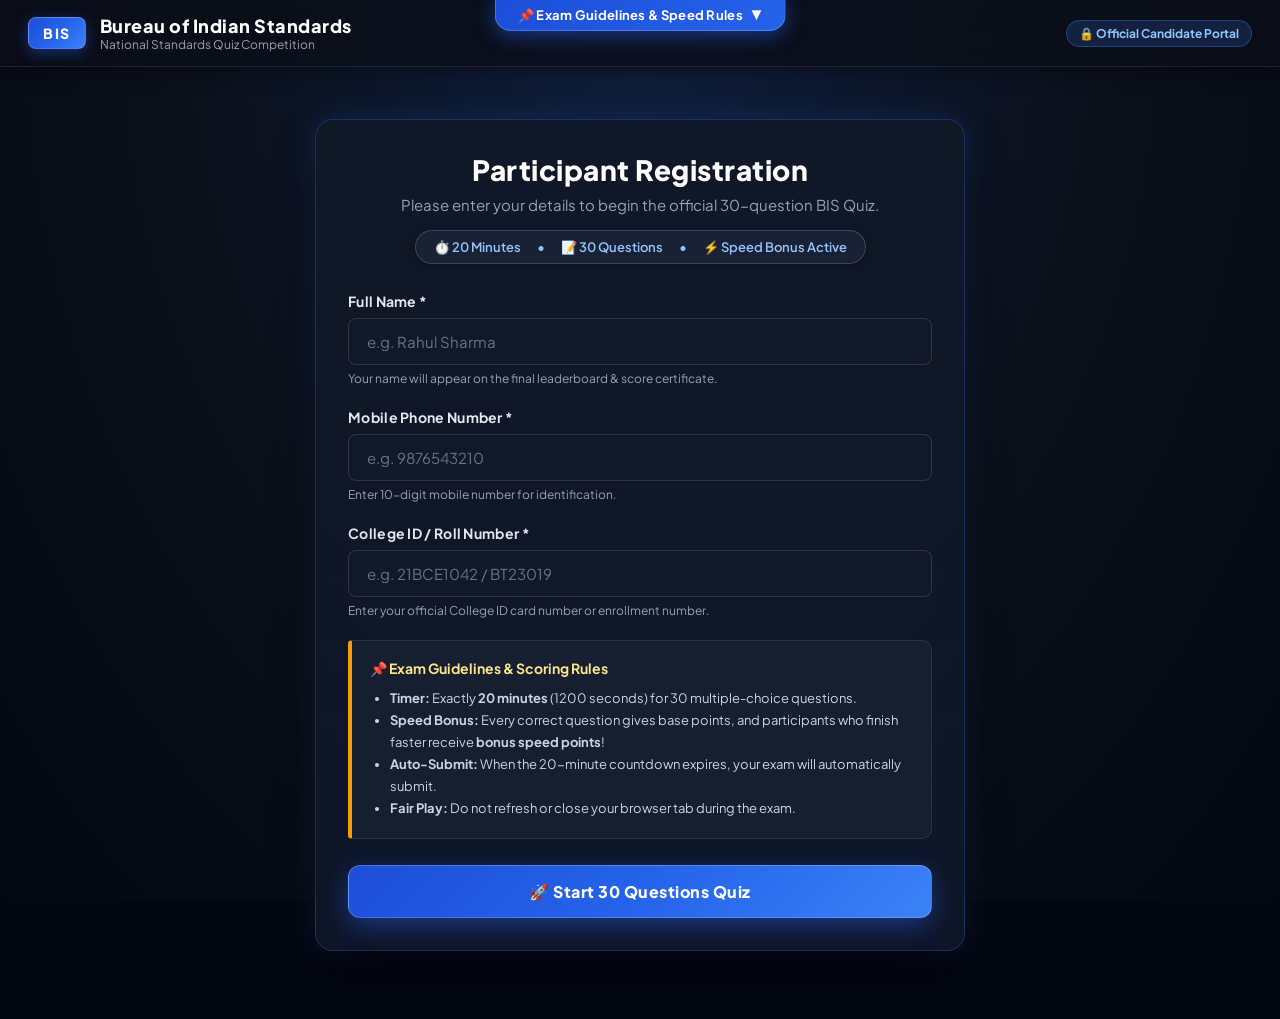
<file: index.html>
<!DOCTYPE html>
<html lang="en">
<head>
  <meta charset="UTF-8">
  <meta name="viewport" content="width=device-width, initial-scale=1.0">
  <title>BIS Quiz 2026 | Bureau of Indian Standards Knowledge Competition</title>
  <style id="embedded_css">
@import url('https://fonts.googleapis.com/css2?family=Plus+Jakarta+Sans:wght@300;400;500;600;700;800&family=Outfit:wght@400;500;600;700;800&family=JetBrains+Mono:wght@500;700&display=swap');

@font-face {
  font-family: 'Breadley Sans';
  src: local('Breadley Sans'), local('BreadleySans'), local('Bradley Hand ITC'), local('Bradley Hand');
  font-weight: normal;
  font-style: normal;
}

@font-face {
  font-family: 'Breadley';
  src: local('Breadley'), local('Breadley Sans'), local('Bradley');
  font-weight: normal;
  font-style: normal;
}

:root {
  --primary: #3b82f6;
  --primary-light: #60a5fa;
  --primary-dark: #1d4ed8;
  --primary-glow: rgba(59, 130, 246, 0.35);
  --secondary: #f59e0b;
  --secondary-glow: rgba(245, 158, 11, 0.3);
  --accent: #10b981;
  --accent-glow: rgba(16, 185, 129, 0.35);
  --bg-gradient: radial-gradient(ellipse at 50% 0%, #0f1f3d 0%, #0b0f19 55%, #030712 100%);
  --bg-base: #030712;
  --surface: #0f172a;
  --surface-glass: rgba(15, 23, 42, 0.82);
  --surface-card: rgba(17, 24, 39, 0.88);
  --surface-card-hover: rgba(30, 41, 59, 0.95);
  --surface-input: #111827;
  --text-main: #f8fafc;
  --text-muted: #94a3b8;
  --text-dim: #64748b;
  --border: rgba(255, 255, 255, 0.09);
  --border-light: rgba(255, 255, 255, 0.16);
  --border-accent: rgba(59, 130, 246, 0.45);
  --radius-lg: 18px;
  --radius-md: 12px;
  --radius-sm: 8px;
  --shadow: 0 10px 30px -5px rgba(0, 0, 0, 0.7), 0 0 1px 1px rgba(255, 255, 255, 0.05);
  --shadow-lg: 0 25px 50px -12px rgba(0, 0, 0, 0.85), 0 0 30px rgba(59, 130, 246, 0.18);
  --font-family: 'Breadley Sans', 'Breadley', 'Bradley Hand ITC', 'Bradley Hand', 'Plus Jakarta Sans', 'Outfit', -apple-system, BlinkMacSystemFont, 'Segoe UI', Roboto, sans-serif;
}

* {
  box-sizing: border-box;
  margin: 0;
  padding: 0;
  font-family: var(--font-family);
  -webkit-font-smoothing: antialiased;
  -moz-osx-font-smoothing: grayscale;
}

body {
  background: var(--bg-gradient);
  background-color: var(--bg-base);
  background-attachment: fixed;
  color: var(--text-main);
  min-height: 100vh;
  display: flex;
  flex-direction: column;
  position: relative;
  overflow-x: hidden;
}

/* Custom Sleek Dark Scrollbar */
::-webkit-scrollbar {
  width: 8px;
  height: 8px;
}
::-webkit-scrollbar-track {
  background: #090d16;
}
::-webkit-scrollbar-thumb {
  background: #1e293b;
  border-radius: 4px;
}
::-webkit-scrollbar-thumb:hover {
  background: #334155;
}

/* Header & Navigation */
.app-header {
  background: rgba(11, 15, 25, 0.85);
  backdrop-filter: blur(16px);
  -webkit-backdrop-filter: blur(16px);
  border-bottom: 1px solid var(--border);
  padding: 14px 28px;
  display: flex;
  justify-content: space-between;
  align-items: center;
  position: sticky;
  top: 0;
  z-index: 50;
  box-shadow: 0 4px 20px rgba(0, 0, 0, 0.4);
}

.brand-wrapper {
  display: flex;
  align-items: center;
  gap: 14px;
  text-decoration: none;
  color: inherit;
  transition: transform 0.2s ease;
}

.brand-wrapper:hover {
  transform: translateY(-1px);
}

.bis-badge {
  background: linear-gradient(135deg, #1d4ed8, #2563eb, #3b82f6);
  color: #ffffff;
  font-weight: 800;
  padding: 6px 14px;
  border-radius: var(--radius-sm);
  font-size: 14px;
  letter-spacing: 1.5px;
  box-shadow: 0 4px 14px rgba(37, 99, 235, 0.4);
  border: 1px solid rgba(255, 255, 255, 0.2);
}

.brand-text h1 {
  font-size: 18px;
  font-weight: 800;
  color: #ffffff;
  letter-spacing: 0.5px;
}

.brand-text p {
  font-size: 12px;
  color: var(--text-muted);
}

.nav-links {
  display: flex;
  align-items: center;
  gap: 12px;
}

.nav-btn {
  text-decoration: none;
  font-size: 14px;
  font-weight: 700;
  padding: 9px 18px;
  border-radius: var(--radius-sm);
  transition: all 0.2s ease;
  display: inline-flex;
  align-items: center;
  gap: 8px;
}

.nav-btn-outline {
  color: #93c5fd;
  border: 1.5px solid rgba(59, 130, 246, 0.4);
  background: rgba(30, 58, 138, 0.15);
}

.nav-btn-outline:hover {
  background: rgba(59, 130, 246, 0.25);
  border-color: #60a5fa;
  color: #ffffff;
  box-shadow: 0 0 15px rgba(59, 130, 246, 0.3);
}

.nav-btn-solid {
  background: linear-gradient(135deg, #1d4ed8, #2563eb);
  color: #ffffff;
  box-shadow: 0 4px 15px rgba(37, 99, 235, 0.4);
  border: 1px solid rgba(255, 255, 255, 0.15);
}

.nav-btn-solid:hover {
  background: linear-gradient(135deg, #2563eb, #3b82f6);
  box-shadow: 0 6px 20px rgba(37, 99, 235, 0.6);
  transform: translateY(-1px);
}

/* Main Container */
.main-content {
  flex: 1;
  max-width: 1200px;
  margin: 0 auto;
  width: 100%;
  padding: 32px 20px 48px;
}

/* Card Styles */
.quiz-card {
  background: var(--surface-card);
  backdrop-filter: blur(12px);
  -webkit-backdrop-filter: blur(12px);
  border-radius: var(--radius-lg);
  padding: 32px;
  box-shadow: var(--shadow);
  border: 1px solid var(--border);
}

/* Registration Page */
.reg-container {
  max-width: 650px;
  margin: 20px auto;
  box-shadow: var(--shadow-lg);
  border: 1px solid rgba(59, 130, 246, 0.25);
  background: linear-gradient(180deg, rgba(17, 24, 39, 0.95) 0%, rgba(15, 23, 42, 0.9) 100%);
}

.reg-header {
  text-align: center;
  margin-bottom: 28px;
}

.reg-header h2 {
  font-size: 28px;
  font-weight: 800;
  color: #ffffff;
  margin-bottom: 8px;
  letter-spacing: 0.5px;
}

.reg-header p {
  color: var(--text-muted);
  font-size: 15px;
}

.highlights-pill {
  display: inline-flex;
  gap: 16px;
  margin-top: 16px;
  padding: 8px 18px;
  background: rgba(30, 41, 59, 0.7);
  border: 1px solid var(--border-light);
  border-radius: 30px;
  font-size: 13px;
  font-weight: 600;
  color: #93c5fd;
  box-shadow: 0 2px 10px rgba(0, 0, 0, 0.3);
}

.form-group {
  margin-bottom: 22px;
}

.form-group label {
  display: block;
  font-size: 14px;
  font-weight: 700;
  color: #e2e8f0;
  margin-bottom: 8px;
  letter-spacing: 0.3px;
}

.form-group input {
  width: 100%;
  padding: 13px 18px;
  background: var(--surface-input);
  color: #ffffff;
  border: 1.5px solid rgba(255, 255, 255, 0.12);
  border-radius: var(--radius-sm);
  font-size: 15px;
  transition: all 0.2s ease;
  outline: none;
}

.form-group input::placeholder {
  color: #64748b;
}

.form-group input:focus {
  border-color: var(--primary);
  background: #0f172a;
  box-shadow: 0 0 0 3px rgba(59, 130, 246, 0.25), 0 0 15px rgba(59, 130, 246, 0.2);
}

.input-hint {
  font-size: 12px;
  color: var(--text-muted);
  margin-top: 6px;
}

.rules-box {
  background: rgba(30, 41, 59, 0.5);
  border-left: 4px solid var(--secondary);
  border-top: 1px solid var(--border);
  border-right: 1px solid var(--border);
  border-bottom: 1px solid var(--border);
  padding: 18px;
  border-radius: 4px 10px 10px 4px;
  margin-bottom: 26px;
}

.rules-box h4 {
  font-size: 14px;
  font-weight: 700;
  color: #fde68a;
  margin-bottom: 10px;
  display: flex;
  align-items: center;
  gap: 8px;
}

.rules-box ul {
  padding-left: 20px;
  font-size: 13px;
  color: #cbd5e1;
  line-height: 1.7;
}

.btn-primary {
  width: 100%;
  padding: 15px;
  background: linear-gradient(135deg, #1d4ed8, #2563eb, #3b82f6);
  color: #ffffff;
  border: 1px solid rgba(255, 255, 255, 0.2);
  border-radius: var(--radius-md);
  font-size: 16px;
  font-weight: 800;
  letter-spacing: 0.5px;
  cursor: pointer;
  transition: all 0.2s cubic-bezier(0.16, 1, 0.3, 1);
  display: flex;
  justify-content: center;
  align-items: center;
  gap: 10px;
  box-shadow: 0 8px 25px rgba(37, 99, 235, 0.45);
}

.btn-primary:hover {
  transform: translateY(-2px);
  box-shadow: 0 12px 30px rgba(37, 99, 235, 0.6), 0 0 20px rgba(59, 130, 246, 0.4);
}

.btn-primary:active {
  transform: translateY(0);
}

/* Quiz Interface Layout */
.quiz-top-bar {
  background: rgba(17, 24, 39, 0.9);
  backdrop-filter: blur(14px);
  -webkit-backdrop-filter: blur(14px);
  border-radius: var(--radius-md);
  padding: 16px 24px;
  display: flex;
  justify-content: space-between;
  align-items: center;
  box-shadow: var(--shadow);
  margin-bottom: 24px;
  border: 1px solid var(--border);
  flex-wrap: wrap;
  gap: 16px;
}

.participant-chip {
  display: flex;
  align-items: center;
  gap: 12px;
}

.chip-avatar {
  width: 40px;
  height: 40px;
  background: linear-gradient(135deg, #1e3a8a, #2563eb);
  color: #ffffff;
  font-weight: 800;
  border-radius: 50%;
  display: flex;
  align-items: center;
  justify-content: center;
  font-size: 16px;
  border: 1.5px solid rgba(255, 255, 255, 0.2);
  box-shadow: 0 2px 10px rgba(37, 99, 235, 0.35);
}

.chip-info .p-name {
  font-size: 15px;
  font-weight: 700;
  color: #f8fafc;
}

.chip-info .p-id {
  font-size: 12px;
  color: var(--text-muted);
}

.timer-wrapper {
  display: flex;
  align-items: center;
  gap: 10px;
  background: #111827;
  padding: 8px 20px;
  border-radius: 30px;
  border: 1.5px solid rgba(59, 130, 246, 0.35);
  box-shadow: 0 0 15px rgba(59, 130, 246, 0.15);
}

.timer-text {
  font-family: 'JetBrains Mono', 'Courier New', Courier, monospace;
  font-size: 24px;
  font-weight: 800;
  color: #60a5fa;
  letter-spacing: 1.5px;
}

.timer-warning {
  background: rgba(185, 28, 28, 0.25) !important;
  border-color: #ef4444 !important;
  box-shadow: 0 0 20px rgba(239, 68, 68, 0.4) !important;
  animation: pulse-border 1.2s infinite;
}

.timer-warning .timer-text {
  color: #fca5a5 !important;
}

@keyframes pulse-border {
  0%, 100% { transform: scale(1); }
  50% { transform: scale(1.03); }
}

.speed-badge {
  background: rgba(245, 158, 11, 0.18);
  color: #fbbf24;
  padding: 5px 12px;
  border-radius: 20px;
  font-size: 12px;
  font-weight: 700;
  display: inline-flex;
  align-items: center;
  gap: 6px;
  border: 1px solid rgba(245, 158, 11, 0.35);
}

.quiz-layout {
  display: grid;
  grid-template-columns: 1fr 320px;
  gap: 24px;
}

.question-box {
  background: var(--surface-card);
  backdrop-filter: blur(12px);
  -webkit-backdrop-filter: blur(12px);
  border-radius: var(--radius-lg);
  padding: 30px;
  box-shadow: var(--shadow);
  border: 1px solid var(--border);
  display: flex;
  flex-direction: column;
}

.question-header {
  display: flex;
  justify-content: space-between;
  align-items: center;
  margin-bottom: 20px;
}

.q-badge {
  background: rgba(59, 130, 246, 0.18);
  color: #93c5fd;
  padding: 5px 14px;
  border-radius: 20px;
  font-size: 13px;
  font-weight: 700;
  border: 1px solid rgba(59, 130, 246, 0.3);
}

.q-points {
  color: #fbbf24;
  font-weight: 700;
  font-size: 13px;
}

.question-statement {
  font-size: 19px;
  font-weight: 600;
  line-height: 1.55;
  color: #f8fafc;
  margin-bottom: 28px;
}

.options-list {
  display: flex;
  flex-direction: column;
  gap: 14px;
  margin-bottom: 30px;
}

.option-item {
  border: 1.5px solid rgba(255, 255, 255, 0.1);
  border-radius: var(--radius-md);
  padding: 16px 20px;
  cursor: pointer;
  transition: all 0.2s cubic-bezier(0.16, 1, 0.3, 1);
  display: flex;
  align-items: center;
  gap: 16px;
  background: rgba(30, 41, 59, 0.5);
}

.option-item:hover {
  background: rgba(51, 65, 85, 0.7);
  border-color: rgba(255, 255, 255, 0.25);
  transform: translateX(3px);
}

.option-item.selected {
  background: linear-gradient(135deg, rgba(30, 58, 138, 0.4), rgba(37, 99, 235, 0.25));
  border-color: #3b82f6;
  box-shadow: 0 0 20px rgba(59, 130, 246, 0.3), inset 0 0 10px rgba(59, 130, 246, 0.15);
}

.opt-prefix {
  width: 34px;
  height: 34px;
  border-radius: 50%;
  background: #1e293b;
  color: #cbd5e1;
  font-weight: 800;
  display: flex;
  align-items: center;
  justify-content: center;
  font-size: 13px;
  flex-shrink: 0;
  border: 1px solid rgba(255, 255, 255, 0.1);
  transition: all 0.2s ease;
}

.option-item.selected .opt-prefix {
  background: #2563eb;
  color: #ffffff;
  border-color: #60a5fa;
  box-shadow: 0 0 10px rgba(59, 130, 246, 0.5);
}

.opt-text {
  font-size: 15px;
  font-weight: 500;
  color: #f1f5f9;
}

.quiz-actions {
  display: flex;
  justify-content: space-between;
  align-items: center;
  margin-top: auto;
  padding-top: 22px;
  border-top: 1px solid var(--border);
  flex-wrap: wrap;
  gap: 12px;
}

.btn-secondary {
  padding: 10px 20px;
  background: #1e293b;
  color: #e2e8f0;
  border: 1px solid rgba(255, 255, 255, 0.12);
  border-radius: var(--radius-sm);
  font-size: 14px;
  font-weight: 600;
  cursor: pointer;
  transition: all 0.2s ease;
  display: inline-flex;
  align-items: center;
  gap: 6px;
}

.btn-secondary:hover {
  background: #334155;
  color: #ffffff;
  border-color: rgba(255, 255, 255, 0.25);
}

.btn-warning {
  padding: 10px 18px;
  background: rgba(245, 158, 11, 0.2);
  color: #fde68a;
  border: 1px solid rgba(245, 158, 11, 0.35);
  border-radius: var(--radius-sm);
  font-size: 14px;
  font-weight: 600;
  cursor: pointer;
  transition: all 0.2s ease;
}

.btn-warning:hover {
  background: rgba(245, 158, 11, 0.35);
  color: #ffffff;
}

.btn-submit-exam {
  padding: 11px 24px;
  background: linear-gradient(135deg, #059669, #10b981);
  color: #ffffff;
  border: 1px solid rgba(255, 255, 255, 0.2);
  border-radius: var(--radius-sm);
  font-size: 14px;
  font-weight: 800;
  cursor: pointer;
  transition: all 0.2s ease;
  box-shadow: 0 4px 15px rgba(16, 185, 129, 0.4);
}

.btn-submit-exam:hover {
  background: linear-gradient(135deg, #10b981, #34d399);
  box-shadow: 0 6px 20px rgba(16, 185, 129, 0.6);
  transform: translateY(-1px);
}

/* Palette Sidebar */
.palette-sidebar {
  background: var(--surface-card);
  backdrop-filter: blur(12px);
  -webkit-backdrop-filter: blur(12px);
  border-radius: var(--radius-lg);
  padding: 22px;
  box-shadow: var(--shadow);
  border: 1px solid var(--border);
  height: fit-content;
}

.palette-title {
  font-size: 15px;
  font-weight: 700;
  color: #f8fafc;
  margin-bottom: 14px;
}

.palette-legend {
  display: flex;
  flex-direction: column;
  gap: 8px;
  font-size: 12px;
  margin-bottom: 18px;
  padding-bottom: 14px;
  border-bottom: 1px solid var(--border);
}

.legend-item {
  display: flex;
  align-items: center;
  gap: 10px;
  color: var(--text-muted);
}

.legend-dot {
  width: 12px;
  height: 12px;
  border-radius: 3px;
}

.dot-answered { background: #10b981; box-shadow: 0 0 6px rgba(16, 185, 129, 0.5); }
.dot-review { background: #8b5cf6; box-shadow: 0 0 6px rgba(139, 92, 246, 0.5); }
.dot-unvisited { background: #334155; }

.palette-grid {
  display: grid;
  grid-template-columns: repeat(5, 1fr);
  gap: 8px;
}

.palette-btn {
  height: 40px;
  border-radius: var(--radius-sm);
  border: 1px solid rgba(255, 255, 255, 0.1);
  background: #1e293b;
  color: #94a3b8;
  font-weight: 700;
  font-size: 13px;
  cursor: pointer;
  transition: all 0.15s ease;
}

.palette-btn:hover {
  background: #334155;
  color: #ffffff;
}

.palette-btn.active {
  border-color: #60a5fa !important;
  box-shadow: 0 0 0 2px rgba(59, 130, 246, 0.6), 0 0 10px rgba(59, 130, 246, 0.4);
}

.palette-btn.answered {
  background: #059669;
  color: #ffffff;
  border-color: #10b981;
  box-shadow: 0 0 10px rgba(16, 185, 129, 0.3);
}

.palette-btn.review {
  background: #7c3aed;
  color: #ffffff;
  border-color: #a78bfa;
  box-shadow: 0 0 10px rgba(139, 92, 246, 0.3);
}

/* Modal */
.modal-overlay {
  position: fixed;
  inset: 0;
  background: rgba(3, 7, 18, 0.85);
  backdrop-filter: blur(10px);
  -webkit-backdrop-filter: blur(10px);
  display: none;
  align-items: center;
  justify-content: center;
  z-index: 1000;
  padding: 20px;
}

.modal-content {
  background: #0f172a;
  border-radius: var(--radius-lg);
  max-width: 480px;
  width: 100%;
  padding: 30px;
  box-shadow: var(--shadow-lg);
  text-align: center;
  border: 1px solid rgba(59, 130, 246, 0.3);
}

.modal-content h3 {
  font-size: 22px;
  font-weight: 800;
  color: #ffffff;
  margin-bottom: 12px;
}

.modal-stats {
  display: flex;
  justify-content: space-around;
  margin: 22px 0;
  padding: 18px;
  background: #1e293b;
  border-radius: var(--radius-md);
  border: 1px solid rgba(255, 255, 255, 0.08);
}

.modal-stat-val {
  font-size: 22px;
  font-weight: 800;
  color: #60a5fa;
}

.modal-stat-lbl {
  font-size: 12px;
  color: var(--text-muted);
}

.modal-actions {
  display: flex;
  gap: 14px;
  margin-top: 24px;
}

/* Leaderboard Page */
.lb-header {
  text-align: center;
  margin-bottom: 30px;
}

.lb-header h2 {
  font-size: 32px;
  font-weight: 800;
  color: #ffffff;
  letter-spacing: 0.5px;
}

.personal-card {
  background: linear-gradient(135deg, #1e3a8a, #1e40af, #2563eb);
  color: #ffffff;
  border-radius: var(--radius-lg);
  padding: 26px 32px;
  margin-bottom: 30px;
  box-shadow: 0 15px 35px rgba(30, 58, 138, 0.5);
  display: flex;
  justify-content: space-between;
  align-items: center;
  flex-wrap: wrap;
  gap: 24px;
  border: 1px solid rgba(255, 255, 255, 0.2);
}

.personal-meta h3 {
  font-size: 24px;
  font-weight: 800;
  margin-bottom: 6px;
}

.personal-meta p {
  opacity: 0.85;
  font-size: 14px;
}

.personal-stats-grid {
  display: flex;
  gap: 16px;
}

.p-stat-box {
  background: rgba(15, 23, 42, 0.45);
  backdrop-filter: blur(10px);
  padding: 14px 20px;
  border-radius: var(--radius-md);
  text-align: center;
  border: 1px solid rgba(255, 255, 255, 0.15);
}

.p-stat-num {
  font-size: 26px;
  font-weight: 800;
  color: #ffffff;
}

.p-stat-txt {
  font-size: 11px;
  text-transform: uppercase;
  letter-spacing: 0.7px;
  opacity: 0.85;
  color: #93c5fd;
}

.table-card {
  background: var(--surface-card);
  border-radius: var(--radius-lg);
  box-shadow: var(--shadow);
  border: 1px solid var(--border);
  overflow: hidden;
}

.table-toolbar {
  padding: 18px 24px;
  display: flex;
  justify-content: space-between;
  align-items: center;
  border-bottom: 1px solid var(--border);
  flex-wrap: wrap;
  gap: 14px;
  background: rgba(15, 23, 42, 0.6);
}

.search-input {
  padding: 10px 16px;
  background: var(--surface-input);
  color: #ffffff;
  border: 1.5px solid rgba(255, 255, 255, 0.12);
  border-radius: var(--radius-sm);
  font-size: 14px;
  width: 280px;
  outline: none;
  transition: all 0.2s ease;
}

.search-input:focus {
  border-color: var(--primary);
  box-shadow: 0 0 0 3px rgba(59, 130, 246, 0.2);
}

.lb-table {
  width: 100%;
  border-collapse: collapse;
}

.lb-table th {
  background: #0b0f19;
  padding: 14px 20px;
  text-align: left;
  font-size: 12px;
  text-transform: uppercase;
  color: #94a3b8;
  font-weight: 700;
  letter-spacing: 0.7px;
  border-bottom: 1px solid var(--border);
}

.lb-table td {
  padding: 16px 20px;
  border-top: 1px solid var(--border);
  font-size: 14px;
  color: #e2e8f0;
}

.lb-table tr:hover {
  background: rgba(59, 130, 246, 0.08);
}

.rank-badge {
  display: inline-flex;
  align-items: center;
  justify-content: center;
  width: 34px;
  height: 34px;
  border-radius: 50%;
  font-weight: 800;
  font-size: 14px;
}

.rank-1 {
  background: linear-gradient(135deg, #eab308, #ca8a04);
  color: #ffffff;
  box-shadow: 0 0 15px rgba(234, 179, 8, 0.6);
}

.rank-2 {
  background: linear-gradient(135deg, #94a3b8, #64748b);
  color: #ffffff;
  box-shadow: 0 0 10px rgba(148, 163, 184, 0.4);
}

.rank-3 {
  background: linear-gradient(135deg, #ea580c, #c2410c);
  color: #ffffff;
  box-shadow: 0 0 10px rgba(234, 88, 12, 0.4);
}

.rank-other {
  background: #1e293b;
  color: #94a3b8;
  border: 1px solid rgba(255, 255, 255, 0.1);
}

.highlight-row {
  background: rgba(16, 185, 129, 0.12) !important;
  border-left: 4px solid #10b981;
}

/* Host Panel Specific */
.host-hero {
  background: var(--surface-card);
  backdrop-filter: blur(14px);
  -webkit-backdrop-filter: blur(14px);
  border-radius: var(--radius-lg);
  padding: 30px;
  box-shadow: var(--shadow);
  border: 1px solid var(--border);
  display: grid;
  grid-template-columns: 300px 1fr;
  gap: 32px;
  align-items: center;
  margin-bottom: 26px;
}

.qr-box {
  text-align: center;
  background: #1e293b;
  padding: 20px;
  border-radius: var(--radius-md);
  border: 1.5px dashed rgba(59, 130, 246, 0.4);
  box-shadow: 0 4px 20px rgba(0, 0, 0, 0.4);
}

.qr-box img {
  width: 100%;
  max-width: 220px;
  height: auto;
  border-radius: 10px;
  margin-bottom: 12px;
  background: #ffffff;
  padding: 8px;
  box-shadow: 0 4px 15px rgba(0, 0, 0, 0.3);
}

.host-stats-row {
  display: grid;
  grid-template-columns: repeat(auto-fit, minmax(180px, 1fr));
  gap: 18px;
  margin-bottom: 26px;
}

.stat-card {
  background: var(--surface-card);
  backdrop-filter: blur(10px);
  border-radius: var(--radius-md);
  padding: 22px;
  border: 1px solid var(--border);
  box-shadow: var(--shadow);
  transition: transform 0.2s ease, border-color 0.2s ease;
}

.stat-card:hover {
  transform: translateY(-2px);
  border-color: rgba(59, 130, 246, 0.4);
}

.stat-card-num {
  font-size: 32px;
  font-weight: 800;
  color: #60a5fa;
  margin-top: 6px;
  letter-spacing: 0.5px;
}

.stat-card-title {
  font-size: 13px;
  color: var(--text-muted);
  font-weight: 700;
  letter-spacing: 0.5px;
}

.host-actions-bar {
  display: flex;
  gap: 12px;
  flex-wrap: wrap;
  margin-bottom: 20px;
}

.btn-export {
  padding: 11px 20px;
  background: linear-gradient(135deg, #0f766e, #14b8a6);
  color: #ffffff;
  border: 1px solid rgba(255, 255, 255, 0.2);
  border-radius: var(--radius-sm);
  font-size: 14px;
  font-weight: 700;
  cursor: pointer;
  display: inline-flex;
  align-items: center;
  gap: 8px;
  text-decoration: none;
  box-shadow: 0 4px 15px rgba(15, 118, 110, 0.4);
  transition: all 0.2s ease;
}

.btn-export:hover {
  background: linear-gradient(135deg, #115e59, #0f766e);
  box-shadow: 0 6px 20px rgba(20, 184, 166, 0.5);
  transform: translateY(-1px);
}

/* =======================================================
   SMOOTH UPSIDE DOWN PANEL COMPONENT
   ======================================================= */
.upside-down-panel {
  position: fixed;
  top: 0;
  left: 0;
  right: 0;
  z-index: 1200;
  background: rgba(11, 15, 25, 0.96);
  backdrop-filter: blur(24px);
  -webkit-backdrop-filter: blur(24px);
  border-bottom: 1px solid rgba(59, 130, 246, 0.35);
  box-shadow: 0 25px 60px rgba(0, 0, 0, 0.9), 0 0 35px rgba(59, 130, 246, 0.25);
  transform: translateY(-100%);
  transition: transform 0.45s cubic-bezier(0.16, 1, 0.3, 1), opacity 0.35s ease;
  opacity: 0;
  pointer-events: none;
  max-height: 85vh;
  overflow-y: auto;
}

.upside-down-panel.open {
  transform: translateY(0);
  opacity: 1;
  pointer-events: auto;
}

.panel-toggle-tab {
  position: fixed;
  top: 0;
  left: 50%;
  transform: translateX(-50%);
  z-index: 1201;
  background: linear-gradient(135deg, #1d4ed8, #2563eb);
  color: #ffffff;
  padding: 7px 22px;
  border-radius: 0 0 16px 16px;
  font-size: 13px;
  font-weight: 700;
  cursor: pointer;
  box-shadow: 0 4px 20px rgba(37, 99, 235, 0.5);
  border: 1px solid rgba(255, 255, 255, 0.2);
  border-top: none;
  display: flex;
  align-items: center;
  gap: 8px;
  transition: all 0.3s cubic-bezier(0.16, 1, 0.3, 1);
  user-select: none;
  letter-spacing: 0.3px;
}

.panel-toggle-tab:hover {
  background: linear-gradient(135deg, #2563eb, #3b82f6);
  box-shadow: 0 6px 25px rgba(59, 130, 246, 0.7);
  transform: translateX(-50%) translateY(2px);
}

.panel-toggle-tab .tab-chevron {
  transition: transform 0.4s ease;
  display: inline-block;
  font-size: 13px;
}

.panel-active .tab-chevron,
.upside-down-panel.open ~ .panel-toggle-tab .tab-chevron {
  transform: rotate(180deg);
}

.panel-backdrop-overlay {
  position: fixed;
  inset: 0;
  background: rgba(0, 0, 0, 0.65);
  backdrop-filter: blur(4px);
  -webkit-backdrop-filter: blur(4px);
  z-index: 1199;
  opacity: 0;
  pointer-events: none;
  transition: opacity 0.35s ease;
}

.panel-backdrop-overlay.open {
  opacity: 1;
  pointer-events: auto;
}

.panel-inner {
  max-width: 1200px;
  margin: 0 auto;
  padding: 28px 24px 34px;
}

.panel-header-bar {
  display: flex;
  justify-content: space-between;
  align-items: center;
  padding-bottom: 18px;
  margin-bottom: 22px;
  border-bottom: 1px solid rgba(255, 255, 255, 0.1);
}

.panel-header-bar h3 {
  font-size: 20px;
  font-weight: 800;
  color: #ffffff;
  display: flex;
  align-items: center;
  gap: 10px;
}

.panel-close-btn {
  background: rgba(255, 255, 255, 0.1);
  color: #e2e8f0;
  border: 1px solid rgba(255, 255, 255, 0.15);
  border-radius: 50%;
  width: 32px;
  height: 32px;
  display: flex;
  align-items: center;
  justify-content: center;
  cursor: pointer;
  font-size: 15px;
  transition: all 0.2s ease;
}

.panel-close-btn:hover {
  background: rgba(239, 68, 68, 0.3);
  color: #ef4444;
  border-color: #ef4444;
}

.panel-grid-cards {
  display: grid;
  grid-template-columns: repeat(auto-fit, minmax(240px, 1fr));
  gap: 16px;
  margin-bottom: 20px;
}

.panel-card-item {
  background: rgba(30, 41, 59, 0.7);
  border-radius: var(--radius-md);
  padding: 16px 20px;
  border: 1px solid rgba(255, 255, 255, 0.08);
  display: flex;
  flex-direction: column;
  gap: 6px;
  transition: all 0.2s ease;
}

.panel-card-item:hover {
  background: rgba(51, 65, 85, 0.85);
  border-color: rgba(59, 130, 246, 0.4);
}

.panel-card-item .item-title {
  font-size: 12px;
  color: var(--text-muted);
  text-transform: uppercase;
  letter-spacing: 0.5px;
  font-weight: 700;
}

.panel-card-item .item-value {
  font-size: 18px;
  font-weight: 800;
  color: #ffffff;
}

/* Responsive adjustments */
@media (max-width: 850px) {
  .quiz-layout {
    grid-template-columns: 1fr;
  }
  .host-hero {
    grid-template-columns: 1fr;
  }
  .personal-stats-grid {
    width: 100%;
    justify-content: space-between;
  }
  .panel-toggle-tab {
    font-size: 11px;
    padding: 5px 14px;
  }
}

</style>
</head>
<body>

  <!-- Smooth Upside Down Guidelines Deck -->
  <div class="panel-backdrop-overlay" id="candPanelBackdrop" onclick="toggleCandidatePanel()"></div>
  <div class="upside-down-panel" id="candUpsideDownPanel">
    <div class="panel-inner">
      <div class="panel-header-bar">
        <h3><span>📌 Official BIS Quiz Exam Guidelines & Rules</span></h3>
        <button type="button" class="panel-close-btn" onclick="toggleCandidatePanel()" title="Close Panel">✕</button>
      </div>

      <div class="panel-grid-cards">
        <div class="panel-card-item">
          <span class="item-title">⏱️ Strict Countdown Timer</span>
          <span class="item-value" style="font-size:15px; color:#60a5fa;">20:00 Minutes (1200s)</span>
          <p style="font-size:12px; color:#94a3b8; margin-top:4px;">Once you click Start, the timer counts down. The exam automatically submits when time expires.</p>
        </div>

        <div class="panel-card-item">
          <span class="item-title">⚡ Speed Bonus Scoring</span>
          <span class="item-value" style="font-size:15px; color:#fbbf24;">Earn Up to +1500 Bonus Points</span>
          <p style="font-size:12px; color:#94a3b8; margin-top:4px;">Each correct answer earns 100 base points. Finishing faster awards massive bonus points on the live leaderboard!</p>
        </div>

        <div class="panel-card-item">
          <span class="item-title">📝 30 BIS Multiple Choice Questions</span>
          <span class="item-value" style="font-size:15px; color:#34d399;">Randomized & Secure</span>
          <p style="font-size:12px; color:#94a3b8; margin-top:4px;">Covers BIS Acts, ISI mark, Hallmarking, Compulsory Registration Scheme (CRS), and National Standards.</p>
        </div>

        <div class="panel-card-item">
          <span class="item-title">🔒 Fair Play Policy</span>
          <span class="item-value" style="font-size:15px; color:#f472b6;">Single Attempt Session</span>
          <p style="font-size:12px; color:#94a3b8; margin-top:4px;">Do not reload or close your browser tab during the exam. Questions can be reviewed and changed anytime before submitting.</p>
        </div>
      </div>
    </div>
  </div>

  <!-- Pull-Down Trigger Tab -->
  <div class="panel-toggle-tab" onclick="toggleCandidatePanel()" id="candPanelTab">
    <span>📌 Exam Guidelines & Speed Rules</span>
    <span class="tab-chevron">▼</span>
  </div>


  <!-- Header -->
  <header class="app-header">
    <a href="/" class="brand-wrapper">
      <div class="bis-badge">BIS</div>
      <div class="brand-text">
        <h1>Bureau of Indian Standards</h1>
        <p>National Standards Quiz Competition</p>
      </div>
    </a>
    <div class="speed-badge" style="background:rgba(59, 130, 246, 0.18); color:#93c5fd; border:1px solid rgba(59, 130, 246, 0.35);">
      🔒 Official Candidate Portal
    </div>
  </header>

  <!-- Main Registration Section -->
  <main class="main-content">
    <div class="quiz-card reg-container">
      <div class="reg-header">
        <h2>Participant Registration</h2>
        <p>Please enter your details to begin the official 30-question BIS Quiz.</p>
        <div class="highlights-pill">
          <span>⏱️ 20 Minutes</span>
          <span>•</span>
          <span>📝 30 Questions</span>
          <span>•</span>
          <span>⚡ Speed Bonus Active</span>
        </div>
      </div>

      <!-- Registration Form -->
      <form id="regForm" onsubmit="handleRegistration(event)">
        <div class="form-group">
          <label for="name">Full Name *</label>
          <input type="text" id="name" name="name" required placeholder="e.g. Rahul Sharma" autocomplete="name">
          <div class="input-hint">Your name will appear on the final leaderboard & score certificate.</div>
        </div>

        <div class="form-group">
          <label for="phone">Mobile Phone Number *</label>
          <input type="tel" id="phone" name="phone" required placeholder="e.g. 9876543210" pattern="[0-9]{10}" maxlength="10">
          <div class="input-hint">Enter 10-digit mobile number for identification.</div>
        </div>

        <div class="form-group">
          <label for="college_id">College ID / Roll Number *</label>
          <input type="text" id="college_id" name="college_id" required placeholder="e.g. 21BCE1042 / BT23019">
          <div class="input-hint">Enter your official College ID card number or enrollment number.</div>
        </div>

        <!-- Rules Box -->
        <div class="rules-box">
          <h4>📌 Exam Guidelines & Scoring Rules</h4>
          <ul>
            <li><strong>Timer:</strong> Exactly <strong>20 minutes</strong> (1200 seconds) for 30 multiple-choice questions.</li>
            <li><strong>Speed Bonus:</strong> Every correct question gives base points, and participants who finish faster receive <strong>bonus speed points</strong>!</li>
            <li><strong>Auto-Submit:</strong> When the 20-minute countdown expires, your exam will automatically submit.</li>
            <li><strong>Fair Play:</strong> Do not refresh or close your browser tab during the exam.</li>
          </ul>
        </div>

        <div id="errorAlert" style="display:none; color:#fca5a5; background:rgba(239, 68, 68, 0.2); border:1px solid rgba(239, 68, 68, 0.4); padding:12px; border-radius:8px; margin-bottom:16px; font-size:14px; text-align:center;"></div>

        <button type="submit" id="submitBtn" class="btn-primary">
          <span>🚀 Start 30 Questions Quiz</span>
        </button>
      </form>
    </div>
  </main>

  <script>

function toggleCandidatePanel() {
  const panel = document.getElementById("candUpsideDownPanel");
  const backdrop = document.getElementById("candPanelBackdrop");
  const tab = document.getElementById("candPanelTab");
  if (!panel) return;
  const isOpen = panel.classList.contains("open");
  if (isOpen) {
    panel.classList.remove("open");
    if (backdrop) backdrop.classList.remove("open");
    if (tab) tab.querySelector(".tab-chevron").style.transform = "rotate(0deg)";
  } else {
    panel.classList.add("open");
    if (backdrop) backdrop.classList.add("open");
    if (tab) tab.querySelector(".tab-chevron").style.transform = "rotate(180deg)";
  }
}

document.addEventListener("keydown", (e) => {
  if (e.key === "Escape") {
    const panel = document.getElementById("candUpsideDownPanel");
    if (panel && panel.classList.contains("open")) toggleCandidatePanel();
  }
});

    async function handleRegistration(e) {
      e.preventDefault();
      const btn = document.getElementById("submitBtn");
      const errBox = document.getElementById("errorAlert");
      errBox.style.display = "none";

      const name = document.getElementById("name").value.trim();
      const phone = document.getElementById("phone").value.trim();
      const college_id = document.getElementById("college_id").value.trim();

      if (!name || !phone || !college_id) {
        errBox.textContent = "Please fill in all required fields.";
        errBox.style.display = "block";
        return;
      }

      if (!/^\d{10}$/.test(phone)) {
        errBox.textContent = "Please enter a valid 10-digit mobile number.";
        errBox.style.display = "block";
        return;
      }

      btn.disabled = true;
      btn.innerHTML = "<span>Generating Your 30 Questions... ⏳</span>";

      try {
        const res = await fetch("/api/register", {
          method: "POST",
          headers: { "Content-Type": "application/json" },
          body: JSON.stringify({ name, phone, college_id })
        });
        const data = await res.json();
        if (data.success) {
          // Clear any old stored answers
          localStorage.removeItem("bis_quiz_answers");
          localStorage.removeItem("bis_quiz_marked");
          window.location.href = data.redirect_url;
        } else {
          errBox.textContent = data.message || "Registration failed. Please try again.";
          errBox.style.display = "block";
          btn.disabled = false;
          btn.innerHTML = "<span>🚀 Start 30 Questions Quiz</span>";
        }
      } catch (err) {
        errBox.textContent = "Connection error. Please check server status.";
        errBox.style.display = "block";
        btn.disabled = false;
        btn.innerHTML = "<span>🚀 Start 30 Questions Quiz</span>";
      }
    }
  </script>
</body>
</html>
</file>
